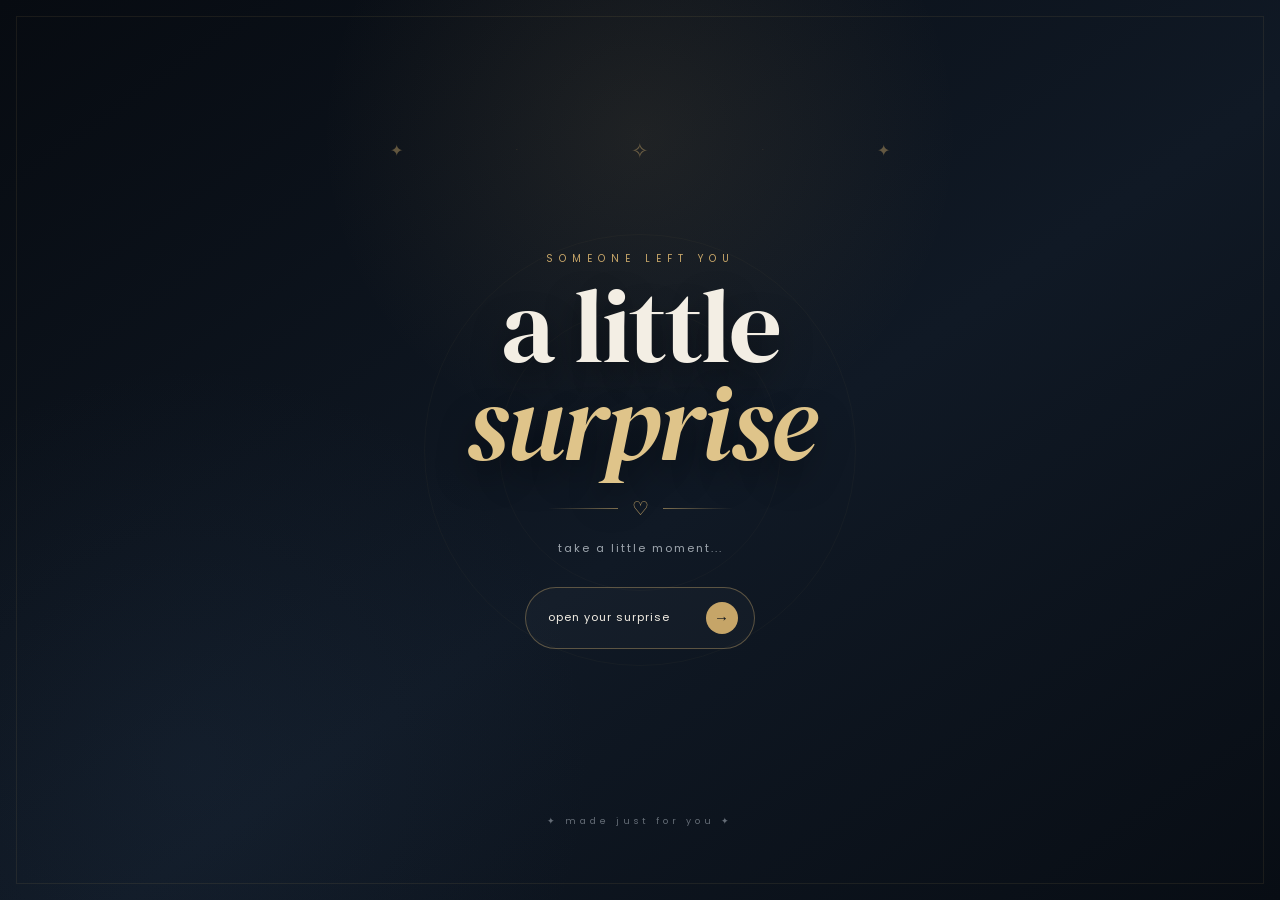
<file: index.html>
<!DOCTYPE html>
<html lang="id">

<head>
    <meta charset="UTF-8">
    <meta name="viewport" content="width=device-width, initial-scale=1.0">

    <title>A Little Surprise</title>

    <link rel="stylesheet" href="style2.css">

    <link href="https://fonts.googleapis.com/css2?family=DM+Serif+Display&family=Poppins:wght@300;400;500&family=Sacramento&display=swap" rel="stylesheet">
<link rel="icon" href="logo.png">  
</head>

<body>

    <main class="opening">

        <!-- DEKORASI -->
        <div class="opening-stars">
            <span>✦</span>
            <span>·</span>
            <span>✧</span>
            <span>·</span>
            <span>✦</span>
        </div>


        <div class="opening-content">

            <p class="opening-small">
                SOMEONE LEFT YOU
            </p>

            <h1>
                a little
                <span>surprise</span>
            </h1>

            <div class="opening-line">
                <span></span>
                <b>♡</b>
                <span></span>
            </div>

            <p class="opening-text">
                take a little moment...
            </p>

            <!-- <a href="slide2.html" class="open-button">
                <span>open your surprise</span>
                <b>→</b>
            </a> -->
            <a href="slide2.html" class="opening-button">
    <span class="button-text">open your surprise</span>
    <span class="button-arrow">→</span>
</a>

        </div>


        <p class="opening-bottom">
            ✦ made just for you ✦
        </p>

    </main>

</body>

</html>
</file>
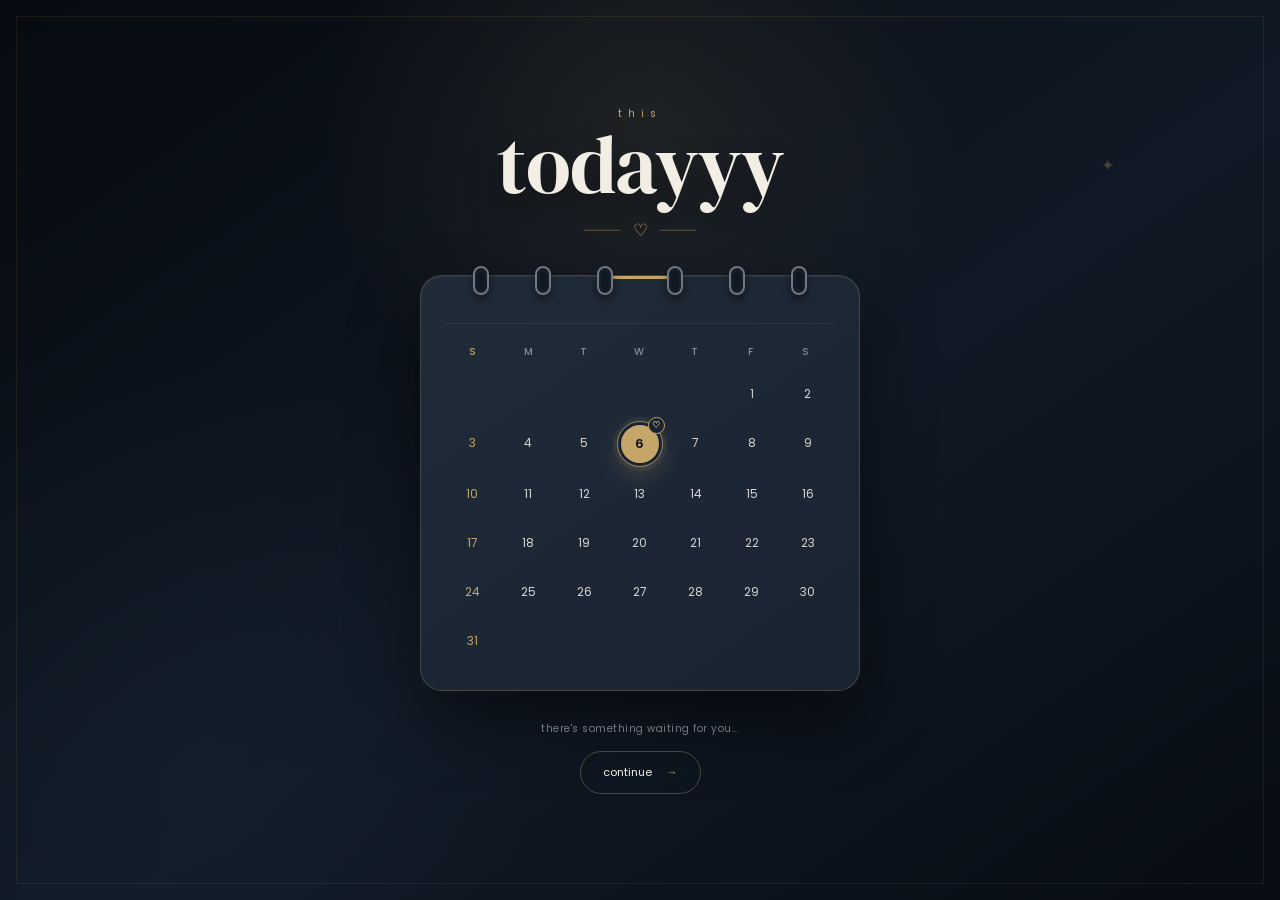
<file: slide2.html>
<!DOCTYPE html>
<html lang="id">
<head>
    <meta charset="UTF-8">
    <meta name="viewport" content="width=device-width, initial-scale=1.0">

    <title>This Todayyy</title>

    <link rel="stylesheet" href="style2.css">

    <link href="https://fonts.googleapis.com/css2?family=DM+Serif+Display&family=Poppins:wght@300;400;500;600&family=Sacramento&display=swap" rel="stylesheet">
<link rel="icon" href="logo.png">  
</head>

<body>

    <main class="calendar-slide">

        <!-- JUDUL -->
        <div class="today-title">
            <p>this</p>
            <h1>todayyy</h1>

            <div class="title-decoration">
                <span>────</span>
                <b>♡</b>
                <span>────</span>
            </div>
        </div>


        <!-- KALENDER -->
        <div class="calendar">

            <!-- BAGIAN ATAS KALENDER -->
            <div class="calendar-top">

                <div class="ring ring-1"></div>
                <div class="ring ring-2"></div>
                <div class="ring ring-3"></div>

                <div class="ring ring-4"></div>
                <div class="ring ring-5"></div>
                <div class="ring ring-6"></div>

            </div>


            <!-- HARI -->
            <div class="weekdays">

                <span class="sunday">S</span>
                <span>M</span>
                <span>T</span>
                <span>W</span>
                <span>T</span>
                <span>F</span>
                <span>S</span>

            </div>


            <!-- TANGGAL -->
            <div class="dates">

                <!-- MINGGU PERTAMA -->
                <span class="empty"></span>
                <span class="empty"></span>
                <span class="empty"></span>
                <span class="empty"></span>
                <span class="empty"></span>
                <span>1</span>
                <span>2</span>

                <!-- MINGGU KEDUA -->
                <span class="sunday">3</span>
                <span>4</span>
                <span>5</span>
                <!-- <span>5</span> -->
                <span class="sunday today">
                    <b>6</b>
                    <i>♡</i>
                </span>
                <!-- <span>6</span> -->
                <span>7</span>
                <span>8</span>
                <span>9</span>

                <!-- MINGGU KETIGA -->
                <span class="sunday">10</span>
                <!-- <span>10</span> -->
                <span>11</span>
                <span>12</span>
                <span>13</span>
                <span>14</span>
                <span>15</span>
                <span>16</span>

                <!-- TANGGAL 16 -->
                <!-- <span class="sunday today">
                    <b>16</b>
                    <i>♡</i>
                </span> -->
                <span class="sunday">17</span>
                <!-- <span>17</span> -->
                <span>18</span>
                <span>19</span>
                <span>20</span>
                <span>21</span>
                <span>22</span>
                <span>23</span>

                <!-- MINGGU KELIMA -->
                <span class="sunday">24</span>
                <!-- <span>24</span> -->
                <span>25</span>
                <span>26</span>
                <span>27</span>
                <span>28</span>
                <span>29</span>
                <span>30</span>

                <!-- MINGGU KEENAM -->
                <span class="sunday">31</span>
                <!-- <span>31</span> -->
                <span class="empty"></span>
                <span class="empty"></span>
                <span class="empty"></span>
                <span class="empty"></span>
                <span class="empty"></span>

            </div>

        </div>


        <!-- TOMBOL KE SLIDE 3 -->
        <div class="continue-area">

    <p>
        there's something waiting for you...
    </p>

    <a href="slide3.html" class="next-slide">
        continue <span>→</span>
    </a>

</div>

    </main>

</body>
</html>
</file>
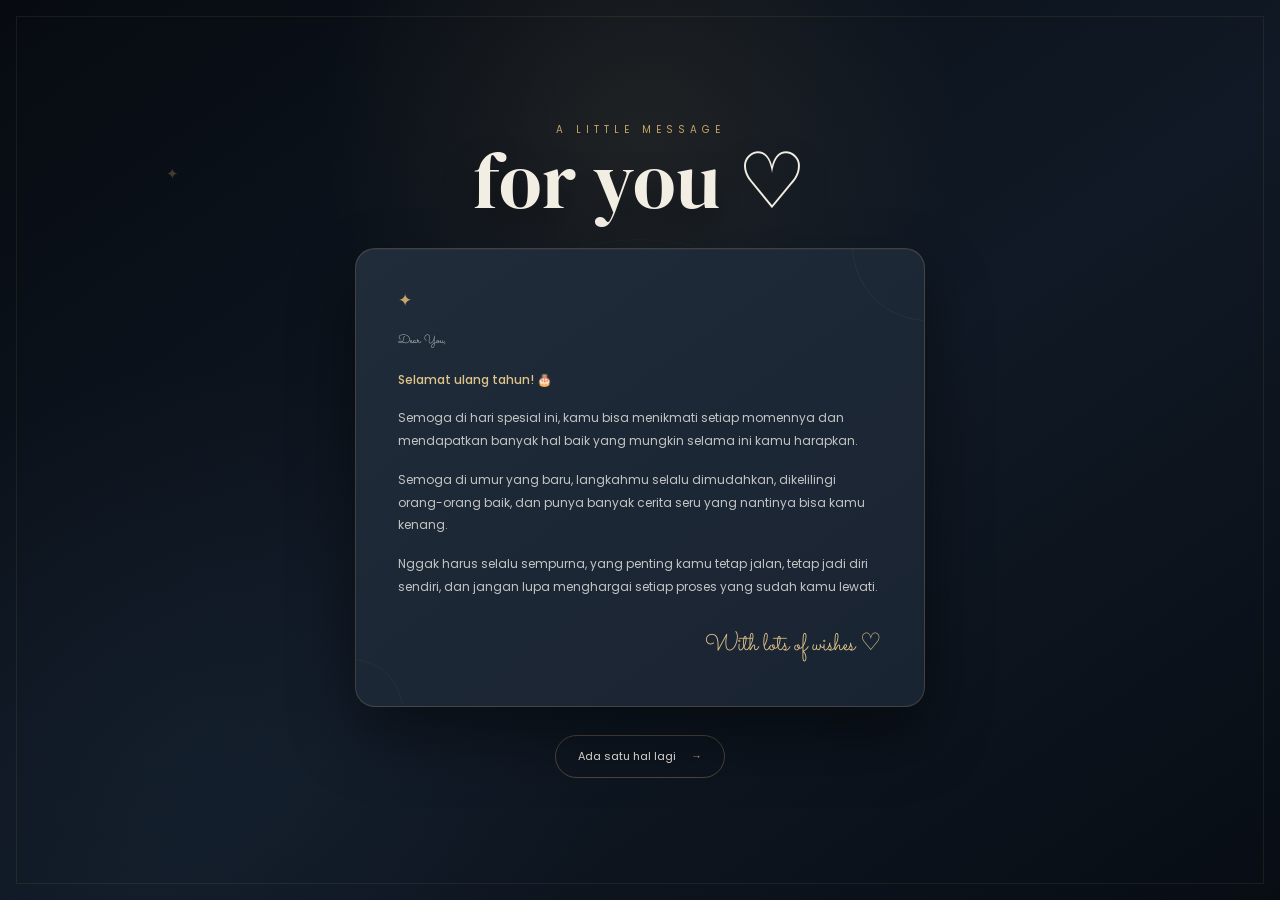
<file: slide3.html>
<!DOCTYPE html>
<html lang="id">

<head>
    <meta charset="UTF-8">
    <meta name="viewport" content="width=device-width, initial-scale=1.0">

    <title>A Message For You</title>

    <link rel="stylesheet" href="style2.css">

    <link href="https://fonts.googleapis.com/css2?family=DM+Serif+Display&family=Poppins:wght@300;400;500&family=Sacramento&display=swap" rel="stylesheet">
<link rel="icon" href="logo.png">  
</head>

<body>

    <main class="message-slide">

        <div class="message-content">

            <!-- JUDUL -->

            <p class="message-label">
                A LITTLE MESSAGE
            </p>

            <h1>
                for you ♡
            </h1>


            <!-- KARTU SURAT -->

            <div class="letter">

                <div class="letter-top">
                    ✦
                </div>

                <p class="letter-greeting">
                    Dear You,
                </p>

                <p>
                    Selamat ulang tahun! 🎂
                </p>

                <p>
                    Semoga di hari spesial ini,
                    kamu bisa menikmati setiap momennya
                    dan mendapatkan banyak hal baik
                    yang mungkin selama ini kamu harapkan.
                </p>

                <p>
                    Semoga di umur yang baru,
                    langkahmu selalu dimudahkan,
                    dikelilingi orang-orang baik,
                    dan punya banyak cerita seru
                    yang nantinya bisa kamu kenang.
                </p>

                <p>
                    Nggak harus selalu sempurna,
                    yang penting kamu tetap jalan,
                    tetap jadi diri sendiri,
                    dan jangan lupa menghargai
                    setiap proses yang sudah kamu lewati.
                </p>

                <p class="letter-closing">
                    With lots of wishes ♡
                </p>

            </div>


            <!-- TOMBOL -->

            <a href="slide4.html" class="message-next">
                Ada satu hal lagi
                <span>→</span>
            </a>

        </div>

    </main>

</body>

</html>
</file>
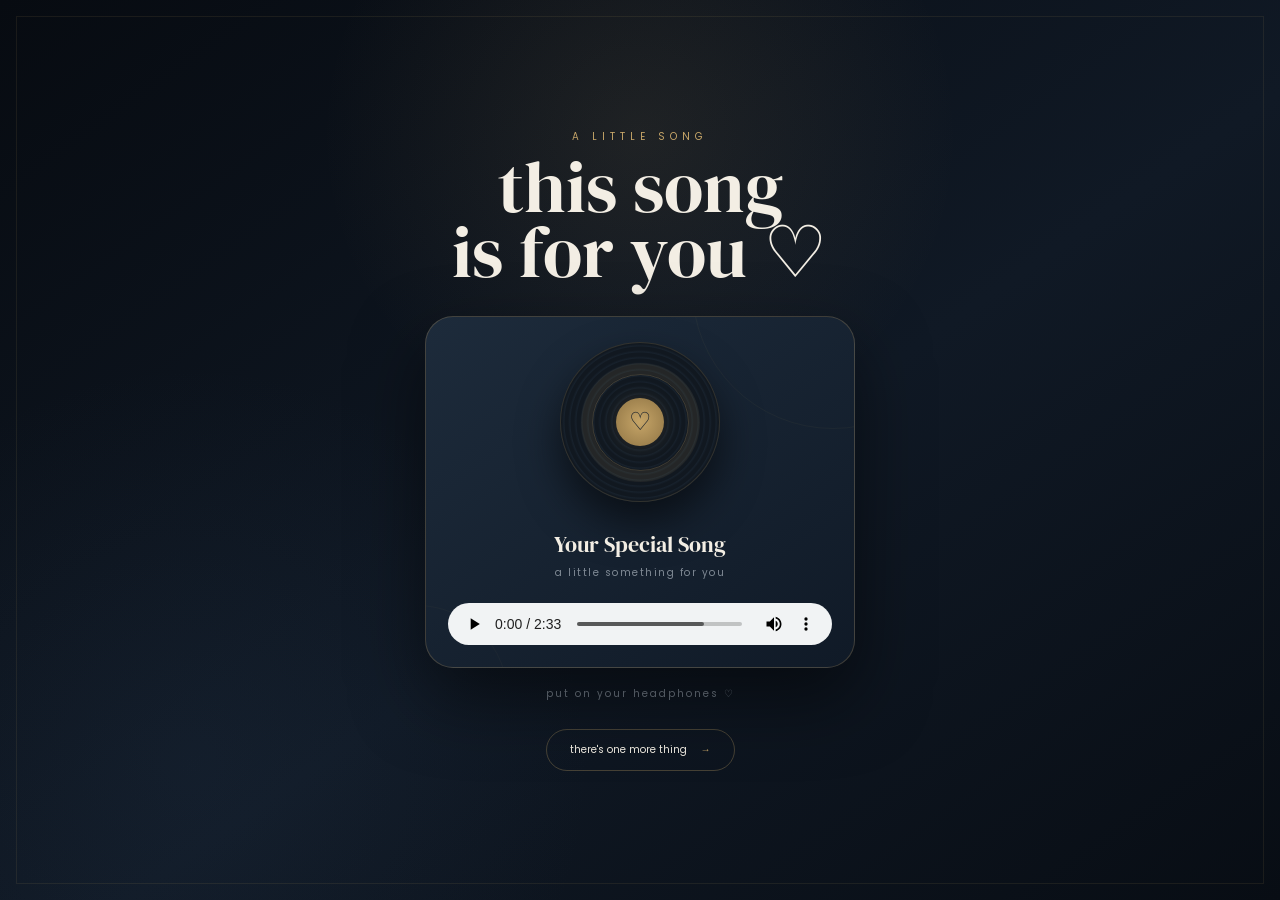
<file: slide4.html>
<!DOCTYPE html>
<html lang="id">

<head>
    <meta charset="UTF-8">
    <meta name="viewport" content="width=device-width, initial-scale=1.0">

    <title>A Song For You</title>

    <link rel="stylesheet" href="style2.css">

    <link href="https://fonts.googleapis.com/css2?family=DM+Serif+Display&family=Poppins:wght@300;400;500&family=Sacramento&display=swap" rel="stylesheet">
<link rel="icon" href="logo.png">  
</head>

<body>

    <main class="music-slide">

        <div class="music-content">

            <p class="music-small">
                A LITTLE SONG
            </p>

            <h1>
                this song<br>
                is for you ♡
            </h1>


            <!-- MUSIC PLAYER -->

            <div class="music-card">

                <div class="music-cover">
                    ♫
                </div>

                <div class="music-info">

                    <p class="song-title">
                        Your Special Song
                    </p>

                    <p class="song-artist">
                        a little something for you
                    </p>

                </div>


                <audio controls>
                    <source src="music.mp3" type="audio/mpeg">
                    Browser kamu tidak mendukung audio.
                </audio>

            </div>


            <p class="music-note">
                put on your headphones ♡
            </p>


            <!-- LANJUT -->

            <a href="slide5.html" class="music-next">
                there's one more thing
                <span>→</span>
            </a>

        </div>

    </main>

</body>

</html>
</file>
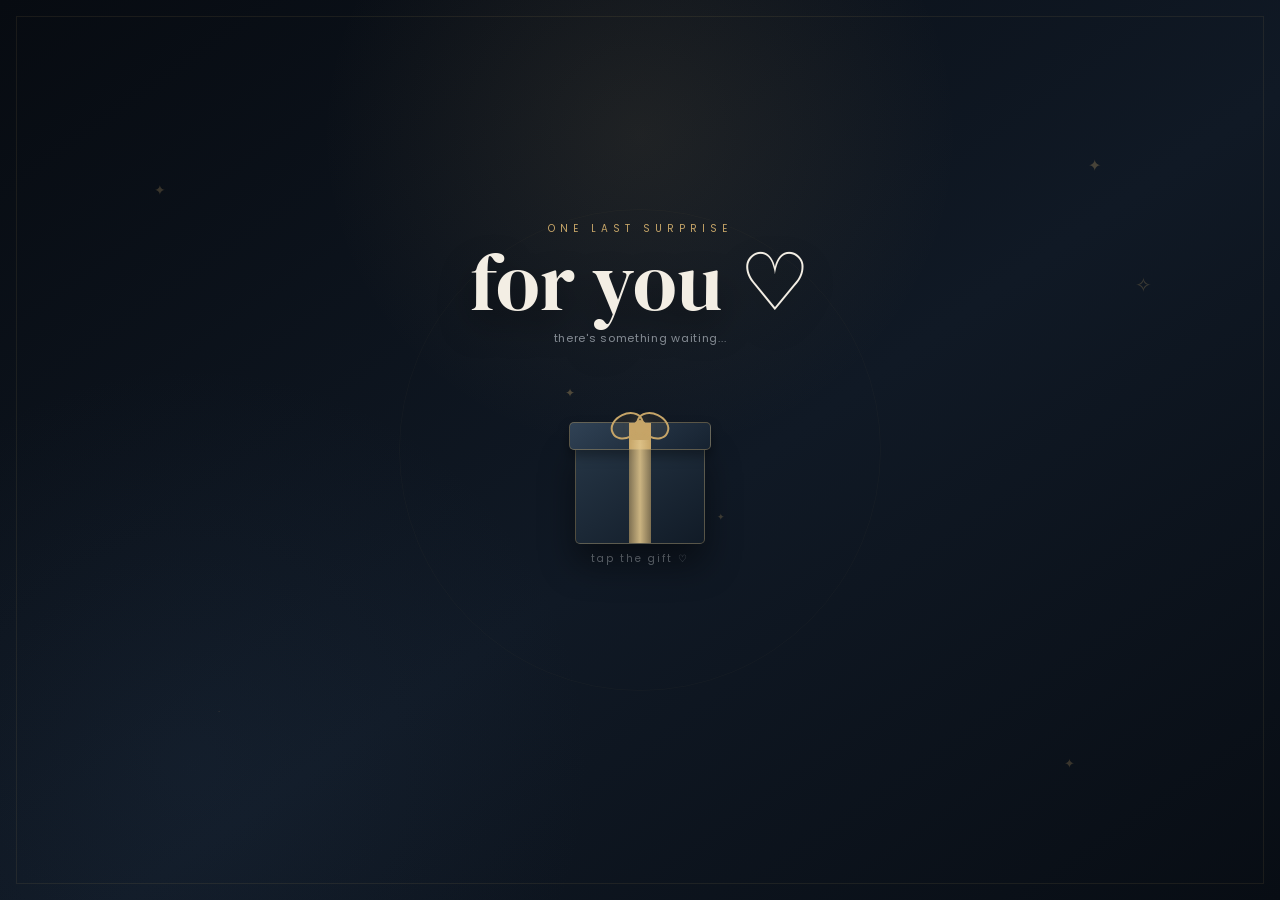
<file: slide5.html>
<!DOCTYPE html>
<html lang="id">

<head>
    <meta charset="UTF-8">
    <meta name="viewport" content="width=device-width, initial-scale=1.0">

    <title>For You</title>

    <link rel="stylesheet" href="style2.css">

    <link href="https://fonts.googleapis.com/css2?family=DM+Serif+Display&family=Poppins:wght@300;400;500&family=Sacramento&display=swap" rel="stylesheet">
<link rel="icon" href="logo.png">  
</head>

<body>

    <section class="gift-slide">

        <div class="gift-content">

            <p class="gift-label">
                ONE LAST SURPRISE
            </p>

            <h1>
                for you ♡
            </h1>

            <p class="gift-intro">
                there's something waiting...
            </p>


            <!-- CHECKBOX UNTUK MEMBUKA KADO -->
            <input type="checkbox" id="open-gift">


            <!-- KADO -->
            <label for="open-gift" class="gift-area">

                <div class="gift-box">

                    <!-- tutup kado -->
                    <div class="gift-lid"></div>

                    <!-- pita -->
                    <div class="gift-ribbon"></div>

                    <!-- pita atas -->
                    <div class="gift-bow">

                        <span></span>
                        <span></span>

                    </div>

                </div>

            </label>


            <p class="click-text">
                tap the gift ♡
            </p>


            <!-- =================================
                 SURAT YANG MUNCUL SETELAH KADO
                 DIKLIK
            ================================== -->

            <div class="letter">

                <div class="letter-decoration">
                    ✦
                </div>

                <p class="letter-small">
                    A LITTLE LETTER
                </p>

                <h2>
                    Dear You,
                </h2>

                <p class="letter-text">
                    Happy Birthday! ♡
                </p>

                <p class="letter-text">
                    Di hari ulang tahunmu ini,
                    aku cuma mau berharap semoga
                    hal-hal baik selalu menemukan jalan
                    untuk datang ke hidupmu.
                </p>

                <p class="letter-text">
                    Semoga di umur yang baru,
                    kamu punya lebih banyak alasan
                    untuk tersenyum, lebih banyak
                    momen seru untuk dikenang,
                    dan lebih banyak hal yang bisa
                    kamu banggakan dari dirimu sendiri.
                </p>

                <p class="letter-text">
                    Kalau suatu saat semuanya terasa berat,
                    semoga kamu tetap ingat kalau
                    kamu sudah melewati banyak hal
                    sampai sejauh ini. Jadi, jangan terlalu
                    keras sama diri sendiri, ya.
                </p>

                <p class="letter-text">
                    Thank you for being you.
                    Keep shining and keep being
                    the wonderful person that you are. ♡
                </p>

                <p class="letter-closing">
                    With lots of wishes,
                    <br>
                    for you ♡
                </p>

                <a href="slide6.html" class="letter-next">
                    one more thing
                    <span>→</span>
                </a>

            </div>

        </div>


        <!-- DEKORASI -->

        <div class="gift-star star-1">✦</div>
        <div class="gift-star star-2">✧</div>
        <div class="gift-star star-3">·</div>
        <div class="gift-star star-4">✦</div>

    </section>

</body>

</html>
</file>
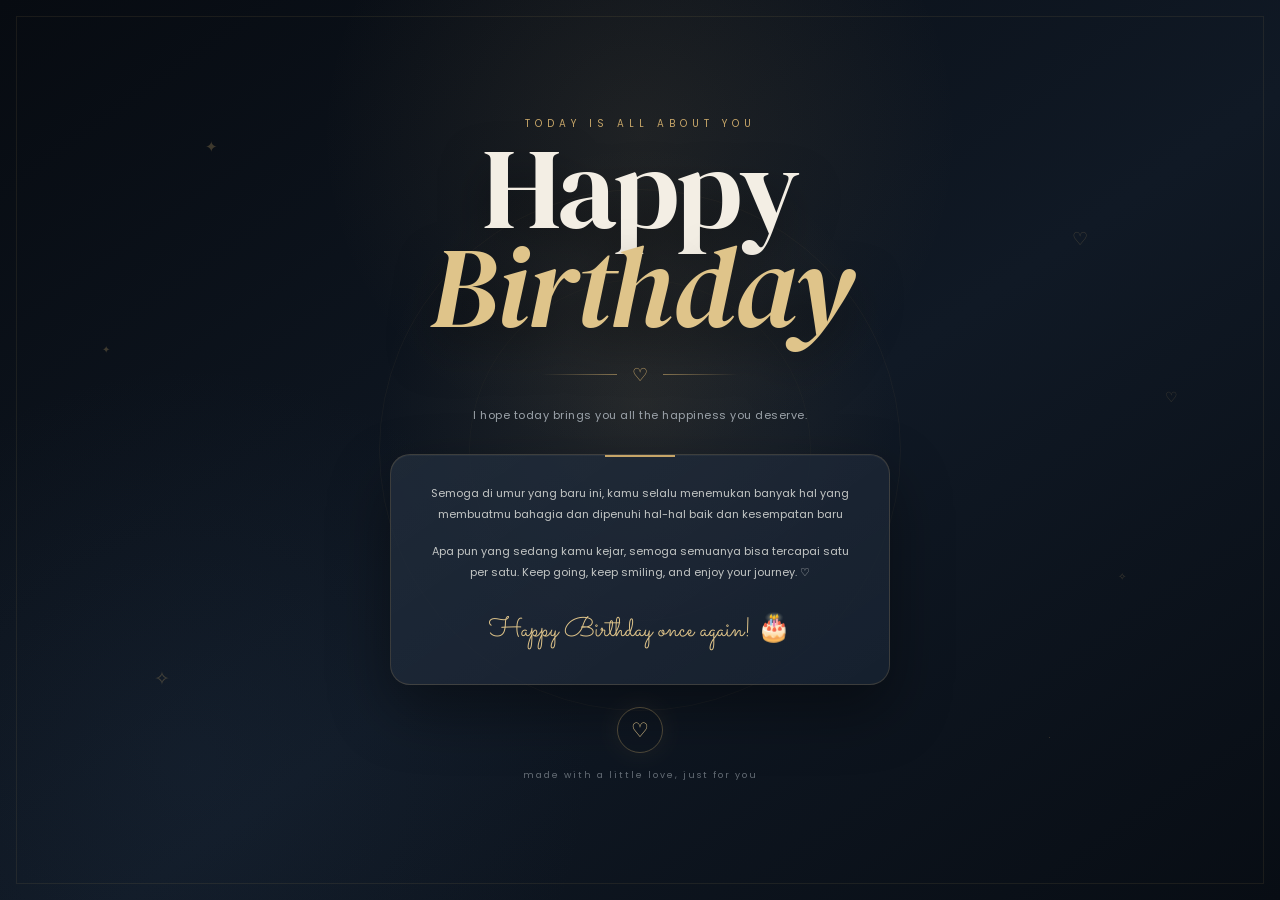
<file: slide6.html>
<!DOCTYPE html>
<html lang="id">

<head>
    <meta charset="UTF-8">
    <meta name="viewport" content="width=device-width, initial-scale=1.0">

    <title>Happy Birthday ♡</title>

    <link rel="stylesheet" href="style2.css">

    <link href="https://fonts.googleapis.com/css2?family=DM+Serif+Display&family=Poppins:wght@300;400;500&family=Sacramento&display=swap" rel="stylesheet">
<link rel="icon" href="logo.png">  
</head>

<body>

    <main class="ending-slide">

        <!-- dekorasi -->
        <div class="confetti c1">✦</div>
        <div class="confetti c2">♡</div>
        <div class="confetti c3">✧</div>
        <div class="confetti c4">·</div>
        <div class="confetti c5">✦</div>
        <div class="confetti c6">♡</div>
        <div class="confetti c7">✧</div>

        <div class="ending-content">

            <p class="ending-label">
                TODAY IS ALL ABOUT YOU
            </p>

            <h1>
                Happy
                <span>Birthday</span>
            </h1>

            <div class="ending-divider">
                <span></span>
                <b>♡</b>
                <span></span>
            </div>

            <p class="ending-main">
                I hope today brings you
                all the happiness you deserve.
            </p>

            <div class="ending-card">

                <p>
                    Semoga di umur yang baru ini,
                    kamu selalu menemukan banyak hal
                    yang membuatmu bahagia dan dipenuhi hal-hal baik dan kesempatan baru
                </p>

                <p>
                    Apa pun yang sedang kamu kejar,
                    semoga semuanya bisa tercapai
                    satu per satu.
                    Keep going, keep smiling, and enjoy your journey. ♡
                </p>

                <p class="ending-script">
                    Happy Birthday once again! 🎂
                </p>

            </div>

            <div class="ending-heart">
                ♡
            </div>

            <p class="ending-footer">
                made with a little love,
                just for you
            </p>

        </div>

    </main>

</body>

</html>
</file>
<file: style2.css>
@import url('https://fonts.googleapis.com/css2?family=DM+Serif+Display&family=Poppins:wght@300;400;500&family=Sacramento&display=swap');

* {
    margin: 0;
    padding: 0;
    box-sizing: border-box;
}
html {
    overflow-y: auto;
}

:root {
    --bg: #0b111a;
    --bg2: #121c29;
    --cream: #f3eee4;
    --soft: #a9adb2;
    --gold: #c7a86b;
    --gold-light: #e0c58c;
}

body {
    min-height: 100vh;
    font-family: 'Poppins', sans-serif;
    color: var(--cream);
    background:
        radial-gradient(
            circle at 50% 45%,
            rgba(199, 168, 107, 0.10),
            transparent 32%
        ),
        linear-gradient(
            135deg,
            #070b11 0%,
            #111b28 55%,
            #080d14 100%
        );
    overflow: hidden;
}


/* FRAME */

body::before {
    content: "";
    position: fixed;
    inset: 18px;
    border: 1px solid rgba(199, 168, 107, 0.12);
    pointer-events: none;
}


/* LINGKARAN BACKGROUND */

.opening::before {
    content: "";
    position: absolute;
    width: 430px;
    height: 430px;
    border: 1px solid rgba(199, 168, 107, 0.04);
    border-radius: 50%;
    top: 50%;
    left: 50%;
    transform: translate(-50%, -50%);
}

.opening::after {
    content: "";
    position: absolute;
    width: 280px;
    height: 280px;
    border: 1px solid rgba(199, 168, 107, 0.035);
    border-radius: 50%;
    top: 50%;
    left: 50%;
    transform: translate(-50%, -50%);
}


/* MAIN */

.opening {
    min-height: 100vh;
    width: 100%;
    display: flex;
    justify-content: center;
    align-items: center;
    position: relative;
    padding: 30px;
}


/* BINTANG ATAS */

.opening-stars {
    position: absolute;
    top: 15%;
    left: 50%;
    transform: translateX(-50%);

    width: min(500px, 80vw);

    display: flex;
    justify-content: space-between;
    align-items: center;

    color: var(--gold);
    opacity: 0.45;

    font-size: 16px;
}

.opening-stars span:nth-child(2),
.opening-stars span:nth-child(4) {
    font-size: 8px;
    opacity: 0.6;
}

.opening-stars span:nth-child(3) {
    font-size: 21px;
}


/* CONTENT */

.opening-content {
    width: min(650px, 90vw);
    text-align: center;
    position: relative;
    z-index: 2;

    animation: openingIn 1s ease forwards;
}


/* TEXT KECIL */

.opening-small {
    font-size: 10px;
    letter-spacing: 6px;
    color: var(--gold);
    margin-bottom: 14px;
}


/* JUDUL */

.opening-content h1 {
    font-family: 'DM Serif Display', serif;
    font-size: clamp(65px, 12vw, 105px);
    font-weight: 400;
    line-height: 0.85;
    letter-spacing: -2px;

    text-shadow:
        0 15px 35px rgba(0, 0, 0, 0.45);
}

.opening-content h1 span {
    display: block;
    color: var(--gold-light);
    font-style: italic;
    margin-top: 7px;
}


/* GARIS */

.opening-line {
    display: flex;
    justify-content: center;
    align-items: center;

    gap: 14px;
    margin: 27px 0 17px;
}

.opening-line span {
    width: 70px;
    height: 1px;

    background: linear-gradient(
        to right,
        transparent,
        rgba(199, 168, 107, 0.6)
    );
}

.opening-line span:last-child {
    background: linear-gradient(
        to left,
        transparent,
        rgba(199, 168, 107, 0.6)
    );
}

.opening-line b {
    color: var(--gold);
    font-size: 19px;
    font-weight: 400;
}


/* DESKRIPSI */

.opening-text {
    color: var(--soft);
    font-size: 11px;
    letter-spacing: 2px;
    margin-bottom: 30px;
}


/* BUTTON */

.opening-button {
    min-width: 230px;

    display: inline-flex;
    align-items: center;
    justify-content: space-between;

    gap: 25px;

    padding: 14px 16px 14px 22px;

    border: 1px solid rgba(199, 168, 107, 0.4);
    border-radius: 50px;

    background: rgba(255, 255, 255, 0.025);

    color: var(--cream);
    text-decoration: none;

    font-size: 11px;
    letter-spacing: 1px;

    transition: all 0.35s ease;
}

.opening-button:hover {
    background: rgba(199, 168, 107, 0.10);
    border-color: var(--gold);

    transform: translateY(-4px);

    box-shadow:
        0 15px 35px rgba(0, 0, 0, 0.35),
        0 0 25px rgba(199, 168, 107, 0.08);
}


/* PANAH */

.button-arrow {
    width: 32px;
    height: 32px;

    display: flex;
    justify-content: center;
    align-items: center;

    border-radius: 50%;

    background: var(--gold);
    color: #11161d;

    font-size: 15px;

    transition: 0.35s ease;
}

.opening-button:hover .button-arrow {
    transform: translateX(5px);
}


/* TEKS BAWAH */

.opening-bottom {
    position: absolute;
    bottom: 8%;

    color: #656d77;

    font-size: 9px;
    letter-spacing: 4px;

    z-index: 2;
}


/* ANIMASI */

@keyframes openingIn {
    from {
        opacity: 0;
        transform: translateY(30px);
    }

    to {
        opacity: 1;
        transform: translateY(0);
    }
}


/* MOBILE */

@media (max-width: 600px) {

    body::before {
        inset: 10px;
    }

    .opening-stars {
        top: 12%;
        width: 75vw;
    }

    .opening-small {
        font-size: 8px;
        letter-spacing: 4px;
    }

    .opening-content h1 {
        font-size: 18vw;
    }

    .opening-line span {
        width: 45px;
    }

    .opening-text {
        font-size: 9px;
    }

    .opening-bottom {
        bottom: 6%;
        font-size: 7px;
        letter-spacing: 3px;
    }

    .opening::before {
        width: 280px;
        height: 280px;
    }

    .opening::after {
        width: 190px;
        height: 190px;
    }
}


@import url('https://fonts.googleapis.com/css2?family=DM+Serif+Display&family=Poppins:wght@300;400;500;600&family=Sacramento&display=swap');

/* =====================================================
   RESET
===================================================== */

* {
    margin: 0;
    padding: 0;
    box-sizing: border-box;
}

html,
body {
    min-height: 100%;
    overflow-y: auto;
}

:root {
    --bg: #0a1018;
    --bg-light: #111b27;
    --card: #172231;
    --card-dark: #101923;

    --cream: #f3eee4;
    --soft: #9da5ad;

    --gold: #c6a568;
    --gold-light: #dfc48a;
}


/* =====================================================
   BODY
===================================================== */

body {
    font-family: 'Poppins', sans-serif;
    color: var(--cream);

    background:
        radial-gradient(
            circle at 50% 15%,
            rgba(198, 165, 104, .10),
            transparent 32%
        ),
        radial-gradient(
            circle at 15% 85%,
            rgba(50, 75, 105, .12),
            transparent 30%
        ),
        linear-gradient(
            145deg,
            #070b11,
            #101925 55%,
            #080d14
        );

    overflow-x: hidden;
}


/* =====================================================
   FRAME
===================================================== */

body::before {
    content: "";

    position: fixed;
    inset: 16px;

    border: 1px solid rgba(198, 165, 104, .10);

    pointer-events: none;
    z-index: 20;
}


/* =====================================================
   BACKGROUND DECORATION
===================================================== */

.calendar-slide::before {
    content: "";

    position: fixed;

    width: 460px;
    height: 460px;

    border: 1px solid rgba(198, 165, 104, .035);

    border-radius: 50%;

    top: 46%;
    left: 50%;

    transform: translate(-50%, -50%);

    pointer-events: none;
}

.calendar-slide::after {
    content: "✦";

    position: fixed;

    top: 17%;
    right: 13%;

    color: var(--gold);

    font-size: 16px;

    opacity: .3;

    animation: float 4s ease-in-out infinite;

    pointer-events: none;
}


/* =====================================================
   MAIN SLIDE
===================================================== */

.calendar-slide {
    min-height: 100vh;

    display: flex;
    flex-direction: column;

    align-items: center;
    justify-content: center;

    padding: 70px 20px;

    position: relative;
}


/* =====================================================
   TITLE
===================================================== */

.today-title {
    position: relative;
    z-index: 2;

    text-align: center;

    animation: fadeDown .9s ease both;
}

.today-title p {
    font-size: 10px;

    letter-spacing: 6px;

    color: var(--gold);

    margin-bottom: 8px;
}

.today-title h1 {
    font-family: 'DM Serif Display', serif;

    font-size: clamp(58px, 10vw, 82px);

    font-weight: 400;

    line-height: .85;

    letter-spacing: -1px;

    color: var(--cream);

    text-shadow:
        0 15px 35px rgba(0, 0, 0, .45);
}


/* =====================================================
   TITLE DECORATION
===================================================== */

.title-decoration {
    display: flex;

    align-items: center;
    justify-content: center;

    gap: 12px;

    margin-top: 18px;

    color: var(--gold);
}

.title-decoration span {
    font-size: 13px;

    opacity: .45;
}

.title-decoration b {
    font-size: 17px;

    font-weight: 400;
}


/* =====================================================
   CALENDAR
===================================================== */

.calendar {
    width: min(440px, 92vw);

    margin-top: 32px;

    padding: 0 25px 28px;

    position: relative;
    z-index: 2;

    background:
        linear-gradient(
            145deg,
            rgba(255,255,255,.045),
            rgba(255,255,255,.008)
        ),
        /* .calendar {
    background:
        linear-gradient(
            145deg,
            #1d2b3b 0%,
            #172536 45%,
            #111c2a 100%
        );
} */
        var(--card);

    border: 1px solid rgba(198,165,104,.24);
animation: calendarFloat 4s ease-in-out infinite;
    border-radius: 22px;

    box-shadow:
        0 30px 70px rgba(0,0,0,.48),
        inset 0 1px 0 rgba(255,255,255,.045);

    /* animation: calendarIn 1s .15s ease both; */
    /* animation: calendarIn 1s .15s ease both,
           calendarFloat 4s 1.2s ease-in-out infinite; */
}


/* GOLD ACCENT */

.calendar::before {
    content: "";

    position: absolute;

    top: 0;
    left: 50%;

    width: 75px;
    height: 3px;

    transform: translateX(-50%);

    background: var(--gold);

    border-radius: 0 0 10px 10px;
}


/* =====================================================
   CALENDAR TOP
===================================================== */

.calendar-top {
    height: 48px;

    position: relative;

    border-bottom: 1px solid rgba(198,165,104,.10);
}


/* =====================================================
   RINGS
===================================================== */

.ring {
    position: absolute;

    top: -10px;

    width: 16px;
    height: 29px;

    border: 2px solid #707780;

    border-radius: 10px;

    background: var(--card-dark);

    box-shadow:
        inset 0 0 5px rgba(255,255,255,.08),
        0 5px 10px rgba(0,0,0,.45);
}

.ring-1 {
    left: 7%;
}

.ring-2 {
    left: 23%;
}

.ring-3 {
    left: 39%;
}

.ring-4 {
    right: 39%;
}

.ring-5 {
    right: 23%;
}

.ring-6 {
    right: 7%;
}


/* =====================================================
   WEEKDAYS
===================================================== */

.weekdays {
    display: grid;

    grid-template-columns: repeat(7, 1fr);

    margin-top: 20px;
    margin-bottom: 13px;

    text-align: center;
}

.weekdays span {
    font-size: 10px;

    font-weight: 500;

    letter-spacing: 1.5px;

    color: #858d96;
}

.weekdays .sunday {
    color: var(--gold);
}


/* =====================================================
   DATES
===================================================== */

.dates {
    display: grid;

    grid-template-columns: repeat(7, 1fr);

    gap: 7px 3px;
}

.dates span {
    width: 42px;
    height: 42px;

    justify-self: center;

    display: flex;
    align-items: center;
    justify-content: center;

    position: relative;

    border-radius: 50%;

    color: #d2d3cf;

    font-size: 12px;

    transition: .25s ease;
}


/* HOVER */

.dates span:not(.empty):hover {
    background: rgba(198,165,104,.08);

    color: var(--gold-light);

    transform: translateY(-2px);
}


/* EMPTY */

.dates .empty {
    opacity: 0;
}


/* SUNDAY */

.dates .sunday {
    color: var(--gold);
}


/* =====================================================
   TODAY
===================================================== */

.dates .today {
    width: 44px;
    height: 44px;

    justify-self: center;

    background: var(--gold);

    color: #10151c;

    font-weight: 600;

    border: 3px solid var(--card);

    outline: 1px solid rgba(198,165,104,.7);

    box-shadow:
        0 0 0 5px rgba(198,165,104,.07),
        0 9px 24px rgba(198,165,104,.24);

    animation: glow 2.6s ease-in-out infinite;
}

.dates .today b {
    font-size: 13px;

    font-weight: 600;
}

.dates .today i {
    position: absolute;

    top: -8px;
    right: -6px;

    width: 17px;
    height: 17px;

    display: flex;

    align-items: center;
    justify-content: center;

    border-radius: 50%;

    background: var(--card);

    border: 1px solid var(--gold);

    color: var(--gold-light);

    font-size: 9px;

    font-style: normal;
}


/* =====================================================
   CONTINUE AREA
===================================================== */

.continue-area {
    position: relative;
    z-index: 2;

    text-align: center;

    margin-top: 30px;

    animation: fadeUp .9s .5s ease both;
}

.continue-area p {
    color: #737b85;

    font-size: 10px;

    letter-spacing: .5px;

    margin-bottom: 14px;
}


/* =====================================================
   NEXT BUTTON
===================================================== */

.next-slide {
    display: inline-flex;

    align-items: center;

    gap: 15px;

    padding: 12px 22px;

    border: 1px solid rgba(198,165,104,.35);

    border-radius: 50px;

    color: var(--cream);

    font-size: 11px;

    text-decoration: none;

    transition: .3s ease;
}

.next-slide span {
    color: var(--gold);

    transition: .3s ease;
}

.next-slide:hover {
    background: rgba(198,165,104,.09);

    border-color: var(--gold);

    transform: translateY(-3px);

    box-shadow:
        0 10px 25px rgba(0,0,0,.25);
}

.next-slide:hover span {
    transform: translateX(5px);
}


/* =====================================================
   ANIMATION
===================================================== */

@keyframes fadeDown {
    from {
        opacity: 0;
        transform: translateY(-20px);
    }

    to {
        opacity: 1;
        transform: translateY(0);
    }
}

@keyframes calendarIn {
    from {
        opacity: 0;
        transform: translateY(25px) scale(.96);
    }

    to {
        opacity: 1;
        transform: translateY(0) scale(1);
    }
}

@keyframes fadeUp {
    from {
        opacity: 0;
        transform: translateY(18px);
    }

    to {
        opacity: 1;
        transform: translateY(0);
    }
}

@keyframes glow {
    0%, 100% {
        box-shadow:
            0 0 0 5px rgba(198,165,104,.07),
            0 9px 24px rgba(198,165,104,.20);
    }

    50% {
        box-shadow:
            0 0 0 8px rgba(198,165,104,.025),
            0 10px 30px rgba(198,165,104,.30);
    }
}

@keyframes float {
    0%, 100% {
        transform: translateY(0);
    }

    50% {
        transform: translateY(-10px);
    }
}


/* =====================================================
   MOBILE
===================================================== */

@media (max-width: 600px) {

    body::before {
        inset: 10px;
    }

    .calendar-slide {
        justify-content: flex-start;

        padding-top: 80px;
        padding-bottom: 60px;
    }

    .calendar {
        padding-left: 15px;
        padding-right: 15px;
    }

    .dates {
        gap: 5px 1px;
    }

    .dates span {
        width: 38px;
        height: 38px;

        font-size: 11px;
    }

    .dates .today {
        width: 40px;
        height: 40px;
    }

    .calendar-slide::after {
        right: 10%;
    }
}




@keyframes calendarFloat {
    0%, 100% {
        transform: translateY(0);
    }

    50% {
        transform: translateY(-7px);
    }
}
@keyframes calendarFloat {
    0% {
        transform: translateY(0);
    }

    50% {
        transform: translateY(-13px);
    }

    100% {
        transform: translateY(0);
    }
}

/* =====================================================
   SLIDE 3 — A LITTLE MESSAGE
===================================================== */

.message-slide {
    min-height: 100vh;

    display: flex;
    align-items: center;
    justify-content: center;

    padding: 80px 20px;

    position: relative;
}


/* BACKGROUND DECORATION */

.message-slide::before {
    content: "";

    position: fixed;

    width: 420px;
    height: 420px;

    border: 1px solid rgba(198,165,104,.035);

    border-radius: 50%;

    left: 50%;
    top: 50%;

    transform: translate(-50%, -50%);

    pointer-events: none;
}

.message-slide::after {
    content: "✦";

    position: fixed;

    top: 18%;
    left: 13%;

    color: var(--gold);

    font-size: 15px;

    opacity: .3;

    animation: messageFloat 4s ease-in-out infinite;
}


/* =====================================================
   CONTENT
===================================================== */

.message-content {
    width: min(570px, 92vw);

    text-align: center;

    position: relative;
    z-index: 2;

    animation: messageIn 1s ease both;
}


/* =====================================================
   LABEL
===================================================== */

.message-label {
    font-size: 10px;

    letter-spacing: 5px;

    color: var(--gold);

    margin-bottom: 8px;
}


/* =====================================================
   TITLE
===================================================== */

.message-content h1 {
    font-family: 'DM Serif Display', serif;

    font-size: clamp(55px, 10vw, 78px);

    font-weight: 400;

    line-height: .9;

    color: var(--cream);

    text-shadow:
        0 15px 35px rgba(0,0,0,.45);

    margin-bottom: 32px;
}


/* =====================================================
   LETTER
===================================================== */

.message-content .letter {
    position: relative;

    width: 100%;

    padding: 38px 42px;

    text-align: left;

    background:
        linear-gradient(
            145deg,
            rgba(255,255,255,.045),
            rgba(255,255,255,.008)
        ),
        var(--card);

    border: 1px solid rgba(198,165,104,.22);

    border-radius: 20px;

    box-shadow:
        0 30px 65px rgba(0,0,0,.45),
        inset 0 1px 0 rgba(255,255,255,.04);

    overflow: hidden;
    animation: letterFloat 4s ease-in-out infinite;
}


/* DEKORASI SUDUT */

.message-content .letter::before {
    content: "";

    position: absolute;

    width: 150px;
    height: 150px;

    right: -80px;
    top: -80px;

    border: 1px solid rgba(198,165,104,.07);

    border-radius: 50%;
}

.message-content .letter::after {
    content: "";

    position: absolute;

    width: 100px;
    height: 100px;

    left: -55px;
    bottom: -55px;

    border: 1px solid rgba(198,165,104,.05);

    border-radius: 50%;
}


/* =====================================================
   LETTER TOP
===================================================== */

.letter-top {
    color: var(--gold);

    font-size: 17px;

    margin-bottom: 17px;
}


/* =====================================================
   GREETING
===================================================== */

.message-content .letter-greeting {
    font-family: 'Sacramento', cursive;

    font-size: 30px;

    color: var(--cream);

    margin-bottom: 18px;
}


/* =====================================================
   LETTER TEXT
===================================================== */

.message-content .letter p {
    position: relative;
    z-index: 2;

    color: #c3c5c3;

    font-size: 12px;

    line-height: 1.9;

    margin-bottom: 16px;
}


/* FIRST MESSAGE */

.message-content .letter p:nth-of-type(2) {
    color: var(--gold-light);

    font-weight: 500;
}


/* CLOSING */

.message-content .letter .letter-closing {
    font-family: 'Sacramento', cursive;

    font-size: 24px;

    color: var(--gold-light);

    text-align: right;

    margin-top: 24px;

    margin-bottom: 0;
}


/* =====================================================
   NEXT BUTTON
===================================================== */

.message-next {
    display: inline-flex;

    align-items: center;

    gap: 15px;

    margin-top: 28px;

    padding: 12px 22px;

    border: 1px solid rgba(198,165,104,.35);

    border-radius: 50px;

    color: var(--cream);

    font-size: 11px;

    text-decoration: none;

    transition: .3s ease;
}

.message-next span {
    color: var(--gold);

    transition: .3s ease;
}

.message-next:hover {
    background: rgba(198,165,104,.09);

    border-color: var(--gold);

    transform: translateY(-3px);

    box-shadow:
        0 10px 25px rgba(0,0,0,.25);
}

.message-next:hover span {
    transform: translateX(5px);
}


/* =====================================================
   ANIMATION
===================================================== */

@keyframes messageIn {

    from {
        opacity: 0;
        transform: translateY(30px);
    }

    to {
        opacity: 1;
        transform: translateY(0);
    }
}

@keyframes messageFloat {

    0%, 100% {
        transform: translateY(0) rotate(0deg);
    }

    50% {
        transform: translateY(-10px) rotate(8deg);
    }
}


/* =====================================================
   MOBILE
===================================================== */

@media (max-width: 600px) {

    .message-slide {
        padding: 75px 15px 60px;
    }

    .message-content .letter {
        padding: 30px 25px;
    }

    .message-content .letter p {
        font-size: 11px;
        line-height: 1.85;
    }

    .message-content .letter-greeting {
        font-size: 27px;
    }

    .message-content .letter .letter-closing {
        font-size: 22px;
    }
}


@keyframes letterFloat {
    0%, 100% {
        transform: translateY(0);
    }

    50% {
        transform: translateY(8px);
    }
}

/* =====================================================
   SLIDE 4 — MUSIC PLAYER
===================================================== */

.music-slide {
    min-height: 100vh;
    display: flex;
    align-items: center;
    justify-content: center;
    padding: 70px 20px;
    position: relative;
    overflow: hidden;
}


/* =====================================================
   CONTENT
===================================================== */

.music-content {
    width: min(430px, 90vw);
    text-align: center;
    position: relative;
    z-index: 2;

    animation: musicAppear 1s ease both;
}


/* =====================================================
   TITLE
===================================================== */

.music-small {
    font-size: 10px;
    letter-spacing: 5px;
    color: var(--gold);
    margin-bottom: 10px;
}

.music-content h1 {
    font-family: 'DM Serif Display', serif;

    font-size: clamp(50px, 9vw, 72px);

    font-weight: 400;

    line-height: .9;

    color: var(--cream);

    margin-bottom: 32px;
}


/* =====================================================
   PLAYER
===================================================== */

.music-card {
    position: relative;

    width: 100%;

    padding: 25px 22px 22px;

    background:
        linear-gradient(
            145deg,
            #1d2b3b,
            #101a27
        );

    border: 1px solid rgba(198,165,104,.25);

    border-radius: 28px;

    box-shadow:
        0 30px 70px rgba(0,0,0,.5);

    overflow: hidden;

    animation: musicFloat 4s ease-in-out infinite;
}


/* =====================================================
   TOP DECORATION
===================================================== */

.music-card::before {
    content: "";

    position: absolute;

    width: 280px;
    height: 280px;

    border-radius: 50%;

    border: 1px solid rgba(198,165,104,.05);

    top: -170px;
    right: -120px;
}

.music-card::after {
    content: "";

    position: absolute;

    width: 180px;
    height: 180px;

    border-radius: 50%;

    border: 1px solid rgba(198,165,104,.04);

    bottom: -120px;
    left: -100px;
}


/* =====================================================
   VINYL
===================================================== */

.music-cover {
    position: relative;

    width: 160px;
    height: 160px;

    margin: 0 auto 27px;

    border-radius: 50%;

    background:
        repeating-radial-gradient(
            circle,
            #111820 0px,
            #111820 3px,
            #17212c 4px,
            #111820 6px
        );

    border: 1px solid rgba(198,165,104,.18);

    box-shadow:
        0 20px 40px rgba(0,0,0,.55);

    display: flex;
    align-items: center;
    justify-content: center;

    animation: vinylSpin 8s linear infinite;
}


/* GOLD RING */

.music-cover::before {
    content: "";

    position: absolute;

    width: 95px;
    height: 95px;

    border-radius: 50%;

    border: 1px solid rgba(198,165,104,.25);

    box-shadow:
        0 0 0 10px rgba(198,165,104,.025),
        0 0 0 11px rgba(198,165,104,.08);
}


/* CENTER LABEL */

.music-cover::after {
    content: "♡";

    position: absolute;

    width: 48px;
    height: 48px;

    display: flex;
    align-items: center;
    justify-content: center;

    border-radius: 50%;

    background:
        radial-gradient(
            circle,
            #c6a568,
            #8f7444
        );

    color: #17202b;

    font-size: 25px;

    box-shadow:
        0 0 20px rgba(198,165,104,.15);
}


/* HILANGKAN ♫ DARI HTML */

.music-cover {
    font-size: 0;
}


/* =====================================================
   MUSIC INFO
===================================================== */

.music-info {
    position: relative;
    z-index: 3;

    text-align: center;

    margin-bottom: 22px;
}

.song-title {
    font-family: 'DM Serif Display', serif;

    font-size: 22px;

    color: var(--cream);

    margin-bottom: 6px;
}

.song-artist {
    font-size: 10px;

    color: #7f8994;

    letter-spacing: 1.5px;
}


/* =====================================================
   AUDIO PLAYER
===================================================== */

.music-card audio {
    position: relative;
    z-index: 5;

    display: block;

    width: 100%;

    height: 42px;

    margin-top: 10px;
}


/* =====================================================
   NOTE
===================================================== */

.music-note {
    margin-top: 18px;

    font-size: 10px;

    letter-spacing: 2px;

    color: #737d88;
}


/* =====================================================
   NEXT
===================================================== */

.music-next {
    display: inline-flex;

    align-items: center;

    gap: 14px;

    margin-top: 27px;

    padding: 12px 23px;

    border: 1px solid rgba(198,165,104,.3);

    border-radius: 50px;

    color: var(--cream);

    font-size: 10px;

    text-decoration: none;

    transition: .3s ease;
}

.music-next span {
    color: var(--gold);

    transition: .3s ease;
}

.music-next:hover {
    transform: translateY(-3px);

    border-color: var(--gold);

    background: rgba(198,165,104,.07);
}

.music-next:hover span {
    transform: translateX(5px);
}


/* =====================================================
   ANIMATION
===================================================== */

@keyframes musicAppear {

    from {
        opacity: 0;
        transform: translateY(30px);
    }

    to {
        opacity: 1;
        transform: translateY(0);
    }
}


@keyframes musicFloat {

    0%, 100% {
        transform: translateY(0);
    }

    50% {
        transform: translateY(-7px);
    }
}


@keyframes vinylSpin {

    from {
        transform: rotate(0deg);
    }

    to {
        transform: rotate(360deg);
    }
}


/* =====================================================
   MOBILE
===================================================== */

@media (max-width: 600px) {

    .music-slide {
        padding: 60px 15px;
    }

    .music-card {
        padding: 28px 20px 23px;
    }

    .music-cover {
        width: 175px;
        height: 175px;
    }

    .music-cover::before {
        width: 105px;
        height: 105px;
    }

    .music-cover::after {
        width: 52px;
        height: 52px;
    }

    .song-title {
        font-size: 22px;
    }
}

/* =====================================================
   SLIDE 5 — ONE LAST SURPRISE
===================================================== */

.gift-slide {
    min-height: 100vh;

    display: flex;
    align-items: center;
    justify-content: center;

    padding: 80px 20px;

    position: relative;
    overflow: hidden;
}


/* =====================================================
   BACKGROUND
===================================================== */

.gift-slide::before {
    content: "";

    position: fixed;

    width: 480px;
    height: 480px;

    border: 1px solid rgba(198,165,104,.035);

    border-radius: 50%;

    top: 50%;
    left: 50%;

    transform: translate(-50%, -50%);

    pointer-events: none;
}

.gift-slide::after {
    content: "✦";

    position: fixed;

    top: 17%;
    right: 14%;

    color: var(--gold);

    font-size: 16px;

    opacity: .3;

    animation: giftFloat 4s ease-in-out infinite;

    pointer-events: none;
}


/* =====================================================
   CONTENT
===================================================== */

.gift-content {
    width: min(570px, 92vw);

    text-align: center;

    position: relative;
    z-index: 2;

    animation: giftIn 1s ease both;
}


/* =====================================================
   TITLE
===================================================== */

.gift-label {
    font-size: 10px;

    letter-spacing: 5px;

    color: var(--gold);

    margin-bottom: 9px;
}

.gift-content > h1 {
    font-family: 'DM Serif Display', serif;

    font-size: clamp(58px, 10vw, 80px);

    font-weight: 400;

    line-height: .9;

    color: var(--cream);

    text-shadow:
        0 15px 35px rgba(0,0,0,.45);

    margin-bottom: 12px;
}

.gift-intro {
    color: #858c94;

    font-size: 11px;

    letter-spacing: .7px;

    margin-bottom: 32px;
}


/* =====================================================
   HIDDEN CHECKBOX
===================================================== */

#open-gift {
    position: absolute;

    opacity: 0;

    pointer-events: none;
}


/* =====================================================
   GIFT AREA
===================================================== */

.gift-area {
    display: block;

    width: 180px;
    height: 170px;

    margin: 0 auto;

    cursor: pointer;

    position: relative;
}


/* =====================================================
   GIFT BOX
===================================================== */

.gift-box {
    position: absolute;

    width: 130px;
    height: 105px;

    left: 50%;
    bottom: 5px;

    transform: translateX(-50%);

    background:
        linear-gradient(
            145deg,
            #263646,
            #111b27
        );

    border: 1px solid rgba(198,165,104,.35);

    border-radius: 5px;

    box-shadow:
        0 20px 35px rgba(0,0,0,.45),
        inset 0 1px 0 rgba(255,255,255,.05);

    transition: .45s ease;
}


/* =====================================================
   LID
===================================================== */

.gift-lid {
    position: absolute;

    width: 142px;
    height: 28px;

    left: 50%;
    top: -18px;

    transform: translateX(-50%);

    background:
        linear-gradient(
            145deg,
            #304255,
            #162230
        );

    border: 1px solid rgba(198,165,104,.38);

    border-radius: 5px;

    box-shadow:
        0 6px 12px rgba(0,0,0,.35);

    transition: .55s ease;
}


/* =====================================================
   RIBBON
===================================================== */

.gift-ribbon {
    position: absolute;

    width: 22px;
    height: 100%;

    left: 50%;
    top: 0;

    transform: translateX(-50%);

    background:
        linear-gradient(
            to right,
            rgba(198,165,104,.65),
            var(--gold-light),
            rgba(198,165,104,.65)
        );

    opacity: .9;
}


/* RIBBON DI LID */

.gift-lid::after {
    content: "";

    position: absolute;

    width: 22px;
    height: 100%;

    left: 50%;
    top: 0;

    transform: translateX(-50%);

    background: var(--gold);
}


/* =====================================================
   BOW
===================================================== */

.gift-bow {
    position: absolute;

    left: 50%;
    top: -32px;

    transform: translateX(-50%);

    width: 60px;
    height: 35px;

    z-index: 5;
}

.gift-bow span {
    position: absolute;

    width: 34px;
    height: 25px;

    top: 5px;

    border: 2px solid var(--gold);

    background: rgba(198,165,104,.08);

    border-radius: 50% 50% 45% 45%;
}

.gift-bow span:first-child {
    left: 0;

    transform: rotate(-25deg);
}

.gift-bow span:last-child {
    right: 0;

    transform: rotate(25deg);
}

.gift-bow::after {
    content: "";

    position: absolute;

    width: 13px;
    height: 13px;

    left: 50%;
    top: 12px;

    transform: translateX(-50%);

    border-radius: 50%;

    background: var(--gold);

    box-shadow:
        0 0 12px rgba(198,165,104,.25);
}


/* =====================================================
   HOVER
===================================================== */

.gift-area:hover .gift-box {
    transform: translateX(-50%) translateY(-6px);

    box-shadow:
        0 25px 40px rgba(0,0,0,.5),
        0 0 25px rgba(198,165,104,.08);
}

.gift-area:hover .gift-lid {
    transform:
        translateX(-50%)
        translateY(-7px)
        rotate(-2deg);
}


/* =====================================================
   CLICK TEXT
===================================================== */

.click-text {
    margin-top: 2px;

    color: #737b84;

    font-size: 10px;

    letter-spacing: 2px;

    transition: .4s ease;
}


/* =====================================================
   LETTER
===================================================== */

.gift-content .letter {
    width: 100%;

    margin-top: 35px;

    padding: 38px 42px;

    background:
        linear-gradient(
            145deg,
            rgba(255,255,255,.05),
            rgba(255,255,255,.008)
        ),
        var(--card);

    border: 1px solid rgba(198,165,104,.25);

    border-radius: 20px;

    text-align: left;

    box-shadow:
        0 30px 70px rgba(0,0,0,.5),
        inset 0 1px 0 rgba(255,255,255,.04);

    opacity: 0;

    visibility: hidden;

    transform:
        translateY(30px)
        scale(.96);

    max-height: 0;

    overflow: hidden;

    transition:
        opacity .6s ease,
        transform .6s ease,
        max-height .8s ease,
        visibility .6s ease;
}


/* =====================================================
   LETTER DECORATION
===================================================== */

.letter-decoration {
    color: var(--gold);

    font-size: 17px;

    margin-bottom: 12px;
}

.letter-small {
    font-size: 9px !important;

    letter-spacing: 4px;

    color: var(--gold) !important;

    margin-bottom: 8px !important;
}

.gift-content .letter h2 {
    font-family: 'Sacramento', cursive;

    font-size: 36px;

    font-weight: 400;

    color: var(--cream);

    margin-bottom: 17px;
}


/* =====================================================
   LETTER TEXT
===================================================== */

.gift-content .letter-text {
    color: #c3c6c5;

    font-size: 12px;

    line-height: 1.9;

    margin-bottom: 16px;
}

.gift-content .letter-closing {
    color: var(--gold-light);

    font-family: 'Sacramento', cursive;

    font-size: 23px;

    line-height: 1.3;

    text-align: right;

    margin-top: 23px;
}


/* =====================================================
   LETTER NEXT
===================================================== */

.letter-next {
    display: inline-flex;

    align-items: center;

    gap: 14px;

    margin-top: 22px;

    padding: 11px 20px;

    border: 1px solid rgba(198,165,104,.35);

    border-radius: 50px;

    color: var(--cream);

    font-size: 10px;

    text-decoration: none;

    transition: .3s ease;
}

.letter-next span {
    color: var(--gold);

    transition: .3s ease;
}

.letter-next:hover {
    border-color: var(--gold);

    background: rgba(198,165,104,.08);

    transform: translateY(-2px);
}

.letter-next:hover span {
    transform: translateX(5px);
}


/* =====================================================
   CHECKBOX OPEN STATE
===================================================== */

#open-gift:checked ~ .gift-area .gift-lid {
    transform:
        translateX(-50%)
        translateY(-38px)
        rotate(-7deg);
}

#open-gift:checked ~ .gift-area .gift-box {
    transform: translateX(-50%);
}

#open-gift:checked ~ .click-text {
    opacity: 0;
}

#open-gift:checked ~ .letter {
    opacity: 1;

    visibility: visible;

    transform:
        translateY(0)
        scale(1);

    max-height: 900px;
}


/* =====================================================
   DECORATIONS
===================================================== */

.gift-star {
    position: fixed;

    color: var(--gold);

    opacity: .25;

    z-index: 1;

    pointer-events: none;
}

.star-1 {
    top: 20%;
    left: 12%;
    font-size: 14px;
}

.star-2 {
    top: 30%;
    right: 10%;
    font-size: 20px;
}

.star-3 {
    bottom: 20%;
    left: 17%;
    font-size: 10px;
}

.star-4 {
    bottom: 14%;
    right: 16%;
    font-size: 13px;
}


/* =====================================================
   ANIMATION
===================================================== */

@keyframes giftIn {

    from {
        opacity: 0;
        transform: translateY(30px);
    }

    to {
        opacity: 1;
        transform: translateY(0);
    }
}

@keyframes giftFloat {

    0%, 100% {
        transform: translateY(0) rotate(0);
    }

    50% {
        transform: translateY(-10px) rotate(8deg);
    }
}


/* =====================================================
   MOBILE
===================================================== */

@media (max-width: 600px) {

    .gift-slide {
        padding: 75px 15px 60px;
    }

    .gift-content .letter {
        padding: 30px 25px;
    }

    .gift-content .letter-text {
        font-size: 11px;

        line-height: 1.85;
    }

    .gift-content .letter h2 {
        font-size: 32px;
    }

    .gift-content .letter-closing {
        font-size: 21px;
    }
}
/* =====================================================
   EXTRA ANIMATION — GIFT
===================================================== */

/* KADO BERGERAK PELAN */
.gift-area {
    animation: giftIdle 3s ease-in-out infinite;
}

@keyframes giftIdle {
    0%, 100% {
        transform: translateY(0) rotate(0deg);
    }

    50% {
        transform: translateY(-5px) rotate(-1deg);
    }
}


/* EFEK "KLIK AKU" */
.gift-area::before {
    content: "✦";

    position: absolute;

    top: 5px;
    left: 15px;

    color: var(--gold);

    font-size: 12px;

    opacity: .35;

    animation: sparkle 2s ease-in-out infinite;
}

.gift-area::after {
    content: "✦";

    position: absolute;

    bottom: 25px;
    right: 5px;

    color: var(--gold);

    font-size: 9px;

    opacity: .25;

    animation: sparkle 2s .8s ease-in-out infinite;
}

@keyframes sparkle {

    0%, 100% {
        opacity: .15;
        transform: scale(.8);
    }

    50% {
        opacity: .7;
        transform: scale(1.25);
    }
}


/* =====================================================
   SAAT KADO SUDAH DIBUKA
===================================================== */

#open-gift:checked ~ .gift-area {
    animation: giftOpened .6s ease forwards;
}

@keyframes giftOpened {

    0% {
        transform: scale(1);
    }

    50% {
        transform: scale(1.08);
    }

    100% {
        transform: scale(1);
    }
}


/* BINTANG HILANG SETELAH DIBUKA */

#open-gift:checked ~ .gift-area::before,
#open-gift:checked ~ .gift-area::after {
    opacity: 0;
}

/* =====================================================
   SLIDE 6 — FINAL / HAPPY BIRTHDAY
===================================================== */

.ending-slide {
    min-height: 100vh;

    display: flex;
    align-items: center;
    justify-content: center;

    padding: 80px 20px;

    position: relative;
    overflow: hidden;

    background:
        radial-gradient(
            circle at 50% 45%,
            rgba(198,165,104,.11),
            transparent 32%
        );
}


/* =====================================================
   BACKGROUND CIRCLES
===================================================== */

.ending-slide::before {
    content: "";

    position: fixed;

    width: 520px;
    height: 520px;

    border: 1px solid rgba(198,165,104,.055);

    border-radius: 50%;

    top: 50%;
    left: 50%;

    transform: translate(-50%, -50%);

    pointer-events: none;
}

.ending-slide::after {
    content: "";

    position: fixed;

    width: 340px;
    height: 340px;

    border: 1px solid rgba(198,165,104,.035);

    border-radius: 50%;

    top: 50%;
    left: 50%;

    transform: translate(-50%, -50%);

    pointer-events: none;
}


/* =====================================================
   CONTENT
===================================================== */

.ending-content {
    width: min(650px, 92vw);

    text-align: center;

    position: relative;
    z-index: 2;

    animation: endingIn 1.2s ease both;
}


/* =====================================================
   LABEL
===================================================== */

.ending-label {
    font-size: 10px;

    letter-spacing: 5px;

    color: var(--gold);

    margin-bottom: 12px;
}


/* =====================================================
   MAIN TITLE
===================================================== */

.ending-content h1 {
    font-family: 'DM Serif Display', serif;

    font-size: clamp(70px, 13vw, 115px);

    font-weight: 400;

    line-height: .78;

    letter-spacing: -2px;

    color: var(--cream);

    text-shadow:
        0 20px 45px rgba(0,0,0,.5);
}

.ending-content h1 span {
    display: block;

    color: var(--gold-light);

    font-style: italic;

    margin-top: 8px;
}


/* =====================================================
   DIVIDER
===================================================== */

.ending-divider {
    display: flex;

    align-items: center;
    justify-content: center;

    gap: 15px;

    margin: 30px auto 18px;
}

.ending-divider span {
    width: 75px;
    height: 1px;

    background:
        linear-gradient(
            to right,
            transparent,
            rgba(198,165,104,.6)
        );
}

.ending-divider span:last-child {
    background:
        linear-gradient(
            to left,
            transparent,
            rgba(198,165,104,.6)
        );
}

.ending-divider b {
    color: var(--gold);

    font-size: 18px;

    font-weight: 400;
}


/* =====================================================
   MAIN TEXT
===================================================== */

.ending-main {
    color: #9da4ab;

    font-size: 11px;

    line-height: 1.8;

    letter-spacing: .5px;

    margin-bottom: 28px;
}


/* =====================================================
   ENDING CARD
===================================================== */

.ending-card {
    width: min(500px, 100%);

    margin: auto;

    padding: 28px 34px;

    background:
        linear-gradient(
            145deg,
            rgba(255,255,255,.045),
            rgba(255,255,255,.008)
        ),
        rgba(23,34,49,.78);

    border: 1px solid rgba(198,165,104,.20);

    border-radius: 20px;

    box-shadow:
        0 25px 60px rgba(0,0,0,.4),
        inset 0 1px 0 rgba(255,255,255,.04);

    position: relative;

    overflow: hidden;
}


/* GOLD LINE */

.ending-card::before {
    content: "";

    position: absolute;

    top: 0;
    left: 50%;

    transform: translateX(-50%);

    width: 70px;
    height: 2px;

    background: var(--gold);
}


/* CARD TEXT */

.ending-card p {
    color: #c2c5c4;

    font-size: 11px;

    line-height: 1.9;

    margin-bottom: 16px;
}

.ending-card p:last-child {
    margin-bottom: 0;
}


/* SCRIPT */

.ending-card .ending-script {
    font-family: 'Sacramento', cursive;

    font-size: 27px;

    color: var(--gold-light);

    margin-top: 22px;

    margin-bottom: 0;
}


/* =====================================================
   HEART
===================================================== */

.ending-heart {
    width: 46px;
    height: 46px;

    display: flex;

    align-items: center;
    justify-content: center;

    margin: 22px auto 15px;

    border: 1px solid rgba(198,165,104,.35);

    border-radius: 50%;

    color: var(--gold-light);

    font-size: 20px;

    box-shadow:
        0 0 25px rgba(198,165,104,.08);

    animation: heartPulse 2.5s ease-in-out infinite;
}


/* =====================================================
   FOOTER
===================================================== */

.ending-footer {
    color: #656d76;

    font-size: 9px;

    line-height: 1.7;

    letter-spacing: 2px;

    text-transform: lowercase;
}


/* =====================================================
   CONFETTI
===================================================== */

.confetti {
    position: fixed;

    color: var(--gold);

    opacity: .28;

    z-index: 1;

    pointer-events: none;
}

.c1 {
    top: 15%;
    left: 16%;
    font-size: 15px;
    animation: confettiFloat 4s ease-in-out infinite;
}

.c2 {
    top: 25%;
    right: 15%;
    font-size: 18px;
    animation: confettiFloat 5s 1s ease-in-out infinite;
}

.c3 {
    bottom: 23%;
    left: 12%;
    font-size: 19px;
    animation: confettiFloat 4.5s .5s ease-in-out infinite;
}

.c4 {
    bottom: 17%;
    right: 18%;
    font-size: 12px;
    animation: confettiFloat 5s 1.5s ease-in-out infinite;
}

.c5 {
    top: 38%;
    left: 8%;
    font-size: 10px;
    animation: confettiFloat 4s 1s ease-in-out infinite;
}

.c6 {
    top: 43%;
    right: 8%;
    font-size: 14px;
    animation: confettiFloat 5s .3s ease-in-out infinite;
}

.c7 {
    bottom: 35%;
    right: 12%;
    font-size: 10px;
    animation: confettiFloat 4.5s 1.2s ease-in-out infinite;
}


/* =====================================================
   ANIMATION
===================================================== */

@keyframes endingIn {

    from {
        opacity: 0;
        transform: translateY(35px) scale(.98);
    }

    to {
        opacity: 1;
        transform: translateY(0) scale(1);
    }
}

@keyframes heartPulse {

    0%, 100% {
        transform: scale(1);

        box-shadow:
            0 0 20px rgba(198,165,104,.06);
    }

    50% {
        transform: scale(1.08);

        box-shadow:
            0 0 30px rgba(198,165,104,.14);
    }
}

@keyframes confettiFloat {

    0%, 100% {
        transform: translateY(0) rotate(0deg);
    }

    50% {
        transform: translateY(-15px) rotate(12deg);
    }
}


/* =====================================================
   MOBILE
===================================================== */

@media (max-width: 600px) {

    .ending-slide {
        padding: 75px 15px 60px;
    }

    .ending-content h1 {
        font-size: 19vw;
    }

    .ending-divider span {
        width: 50px;
    }

    .ending-card {
        padding: 25px 22px;
    }

    .ending-card p {
        font-size: 11px;

        line-height: 1.85;
    }

    .ending-card .ending-script {
        font-size: 24px;
    }

    .ending-main {
        font-size: 10px;
    }
}
/* =====================================================
   EXTRA ANIMATION — FINAL SLIDE
===================================================== */

/* KARTU PESAN MELAYANG PELAN */
.ending-card {
    animation: endingCardFloat 4s ease-in-out infinite;
}

@keyframes endingCardFloat {

    0%, 100% {
        transform: translateY(0);
    }

    50% {
        transform: translateY(-6px);
    }
}


/* =====================================================
   HEART LEBIH HIDUP
===================================================== */

.ending-heart {
    animation:
        heartPulse 2.5s ease-in-out infinite,
        heartFloat 3s ease-in-out infinite;
}

@keyframes heartFloat {

    0%, 100% {
        transform: translateY(0);
    }

    50% {
        transform: translateY(-4px);
    }
}


/* =====================================================
   BINTANG / CONFETTI
===================================================== */

.c1 {
    animation: finalSparkle 3s ease-in-out infinite;
}

.c2 {
    animation: finalSparkle 3.5s .5s ease-in-out infinite;
}

.c3 {
    animation: finalSparkle 4s 1s ease-in-out infinite;
}

.c4 {
    animation: finalSparkle 3s 1.5s ease-in-out infinite;
}

.c5 {
    animation: finalSparkle 4s .7s ease-in-out infinite;
}

.c6 {
    animation: finalSparkle 3.5s 1.2s ease-in-out infinite;
}

.c7 {
    animation: finalSparkle 4s .3s ease-in-out infinite;
}

@keyframes finalSparkle {

    0%, 100% {
        opacity: .15;
        transform: translateY(0) scale(.8) rotate(0deg);
    }

    50% {
        opacity: .65;
        transform: translateY(-8px) scale(1.15) rotate(10deg);
    }
}


/* =====================================================
   HAPPY BIRTHDAY MUNCUL LEBIH ELEGAN
===================================================== */

.ending-content h1 {
    animation: titleFinal 1.2s ease both;
}

@keyframes titleFinal {

    from {
        opacity: 0;
        transform: translateY(20px);
    }

    to {
        opacity: 1;
        transform: translateY(0);
    }
}


/* =====================================================
   DIVIDER
===================================================== */

.ending-divider {
    animation: dividerAppear 1s .4s ease both;
}

@keyframes dividerAppear {

    from {
        opacity: 0;
        transform: scaleX(.6);
    }

    to {
        opacity: 1;
        transform: scaleX(1);
    }
}
</file>
